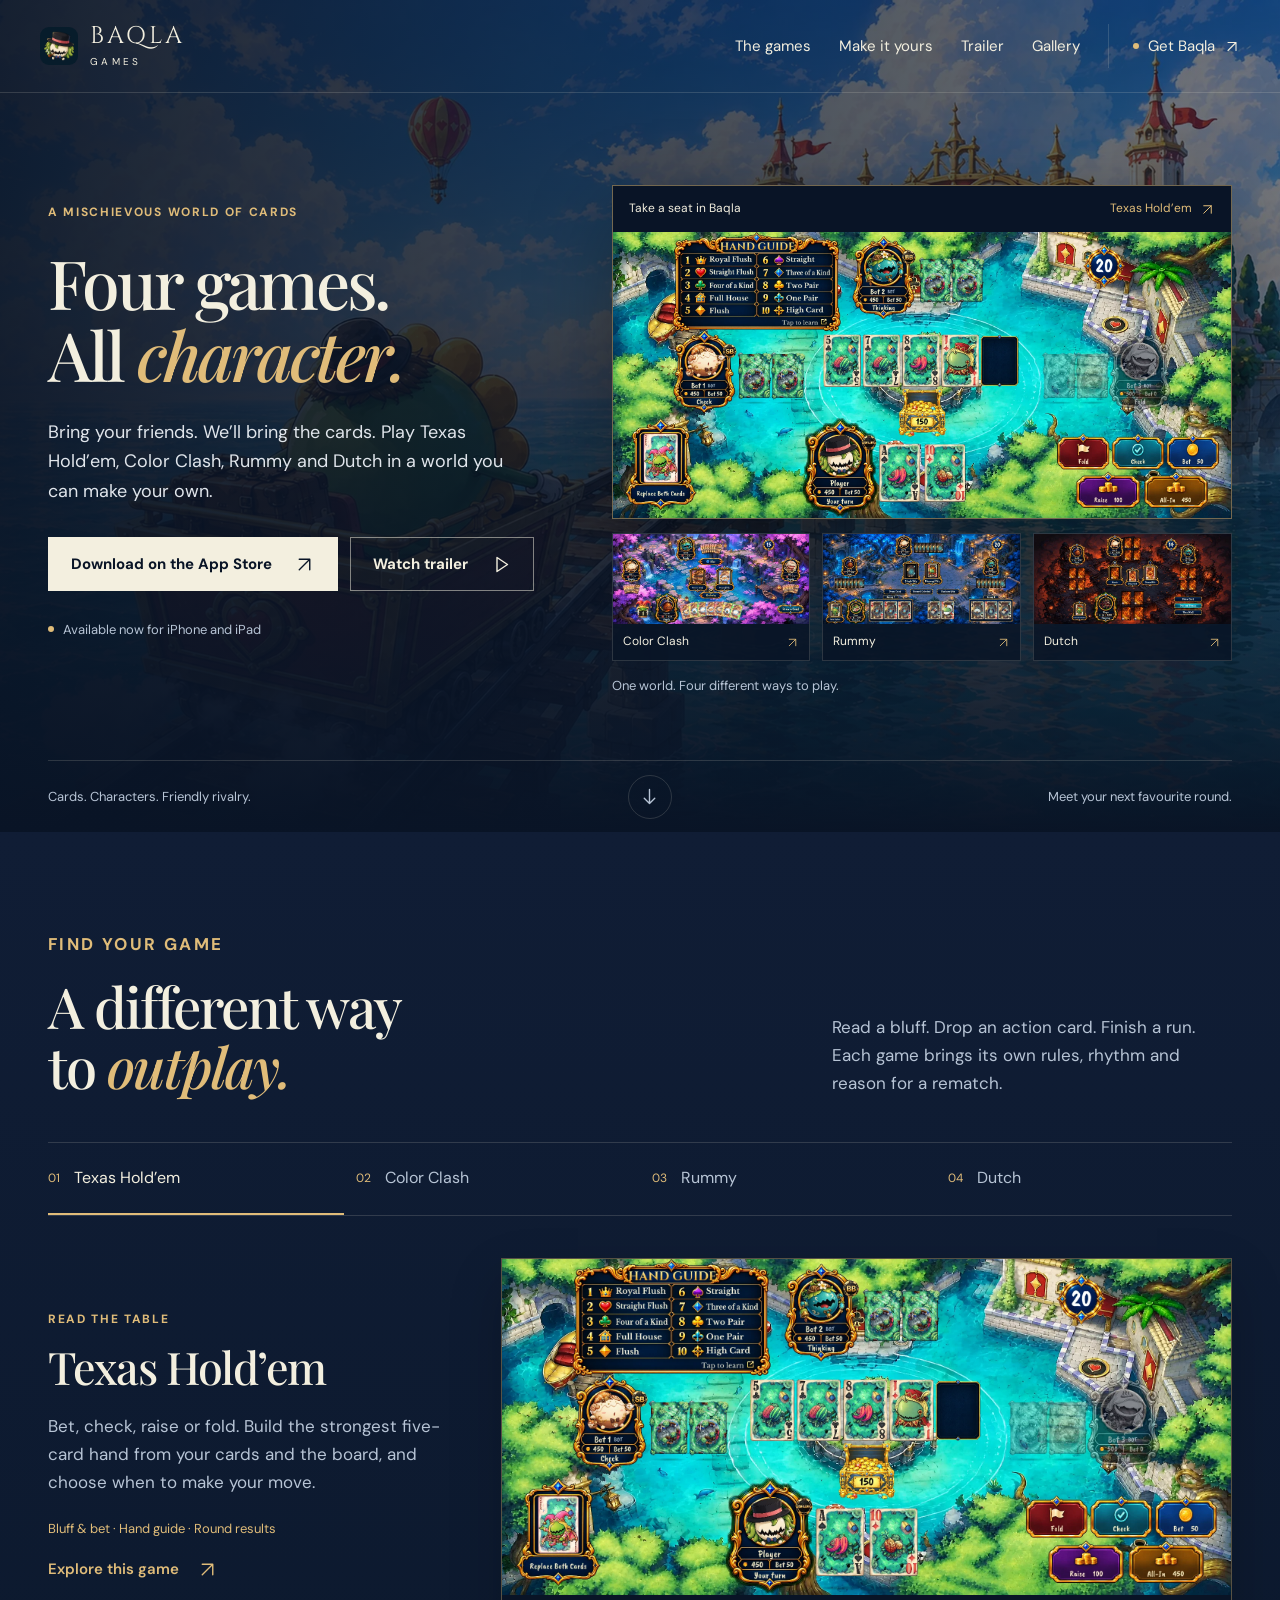
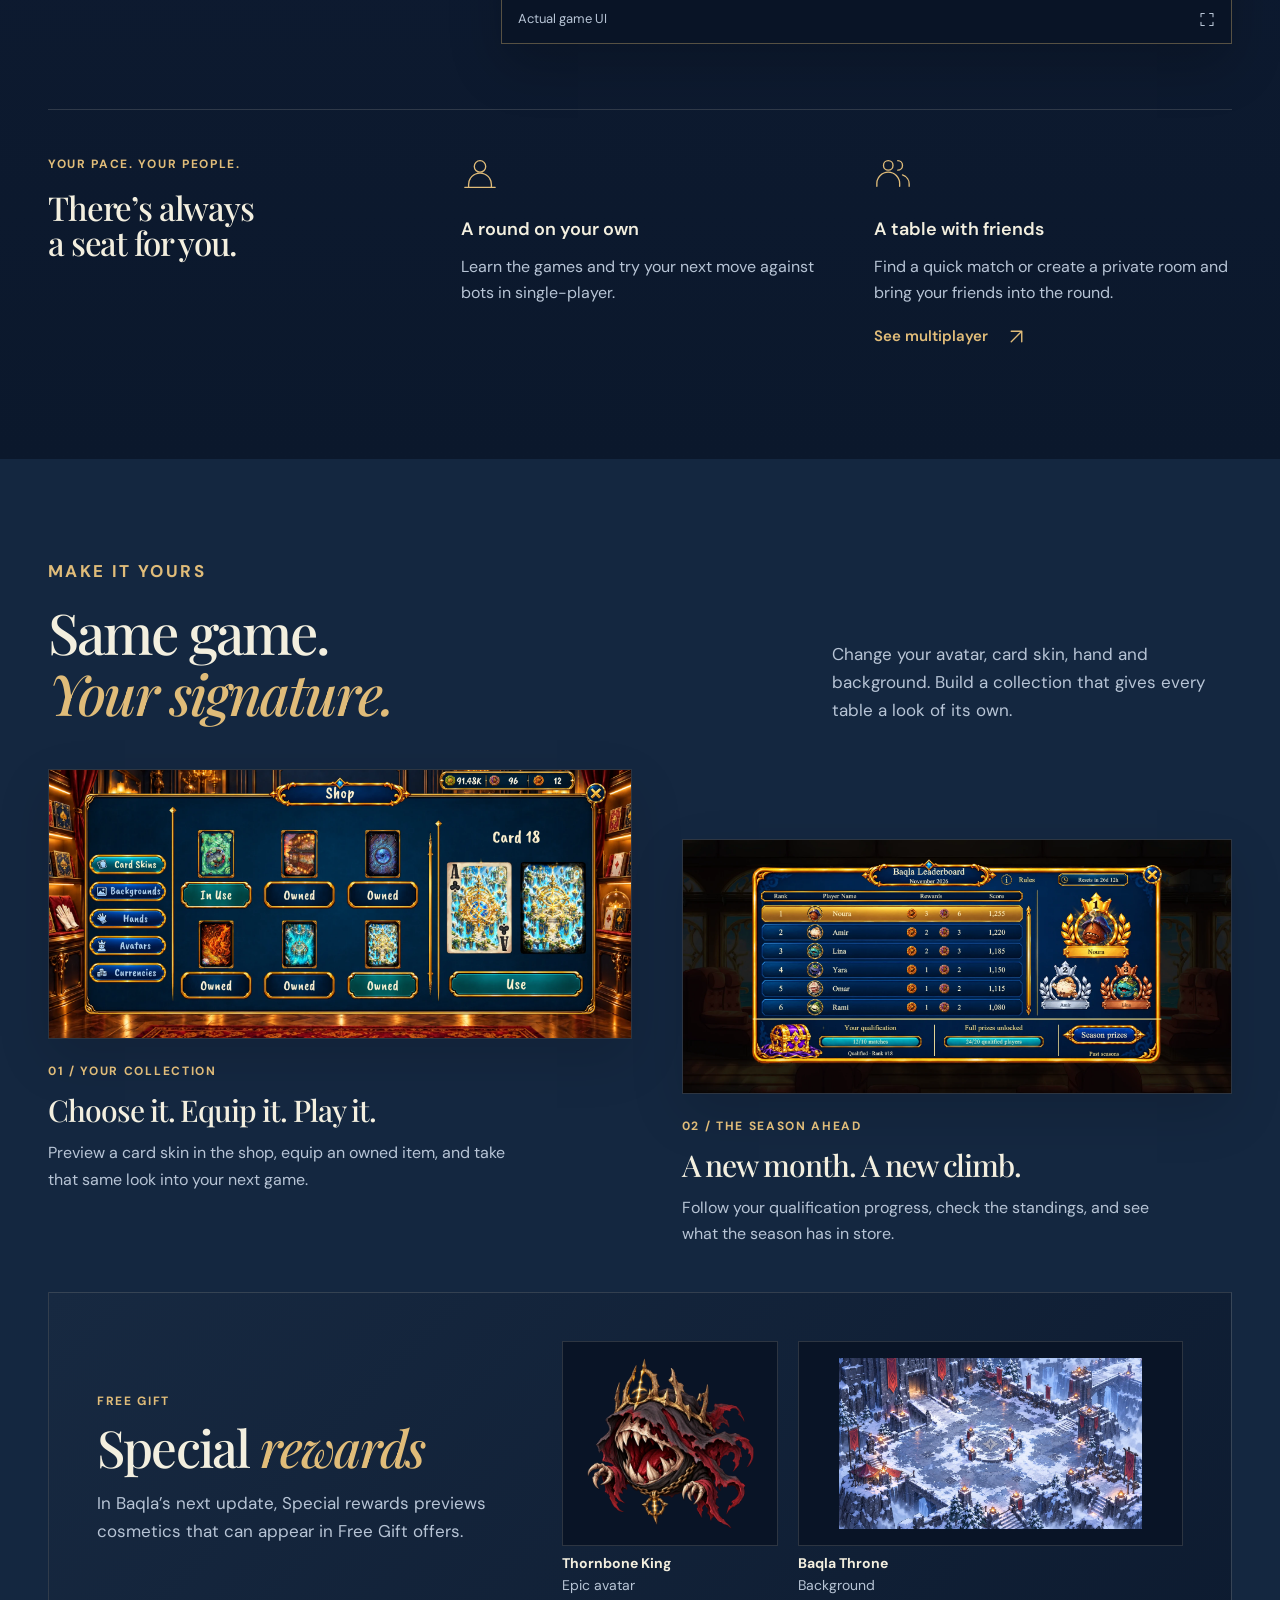
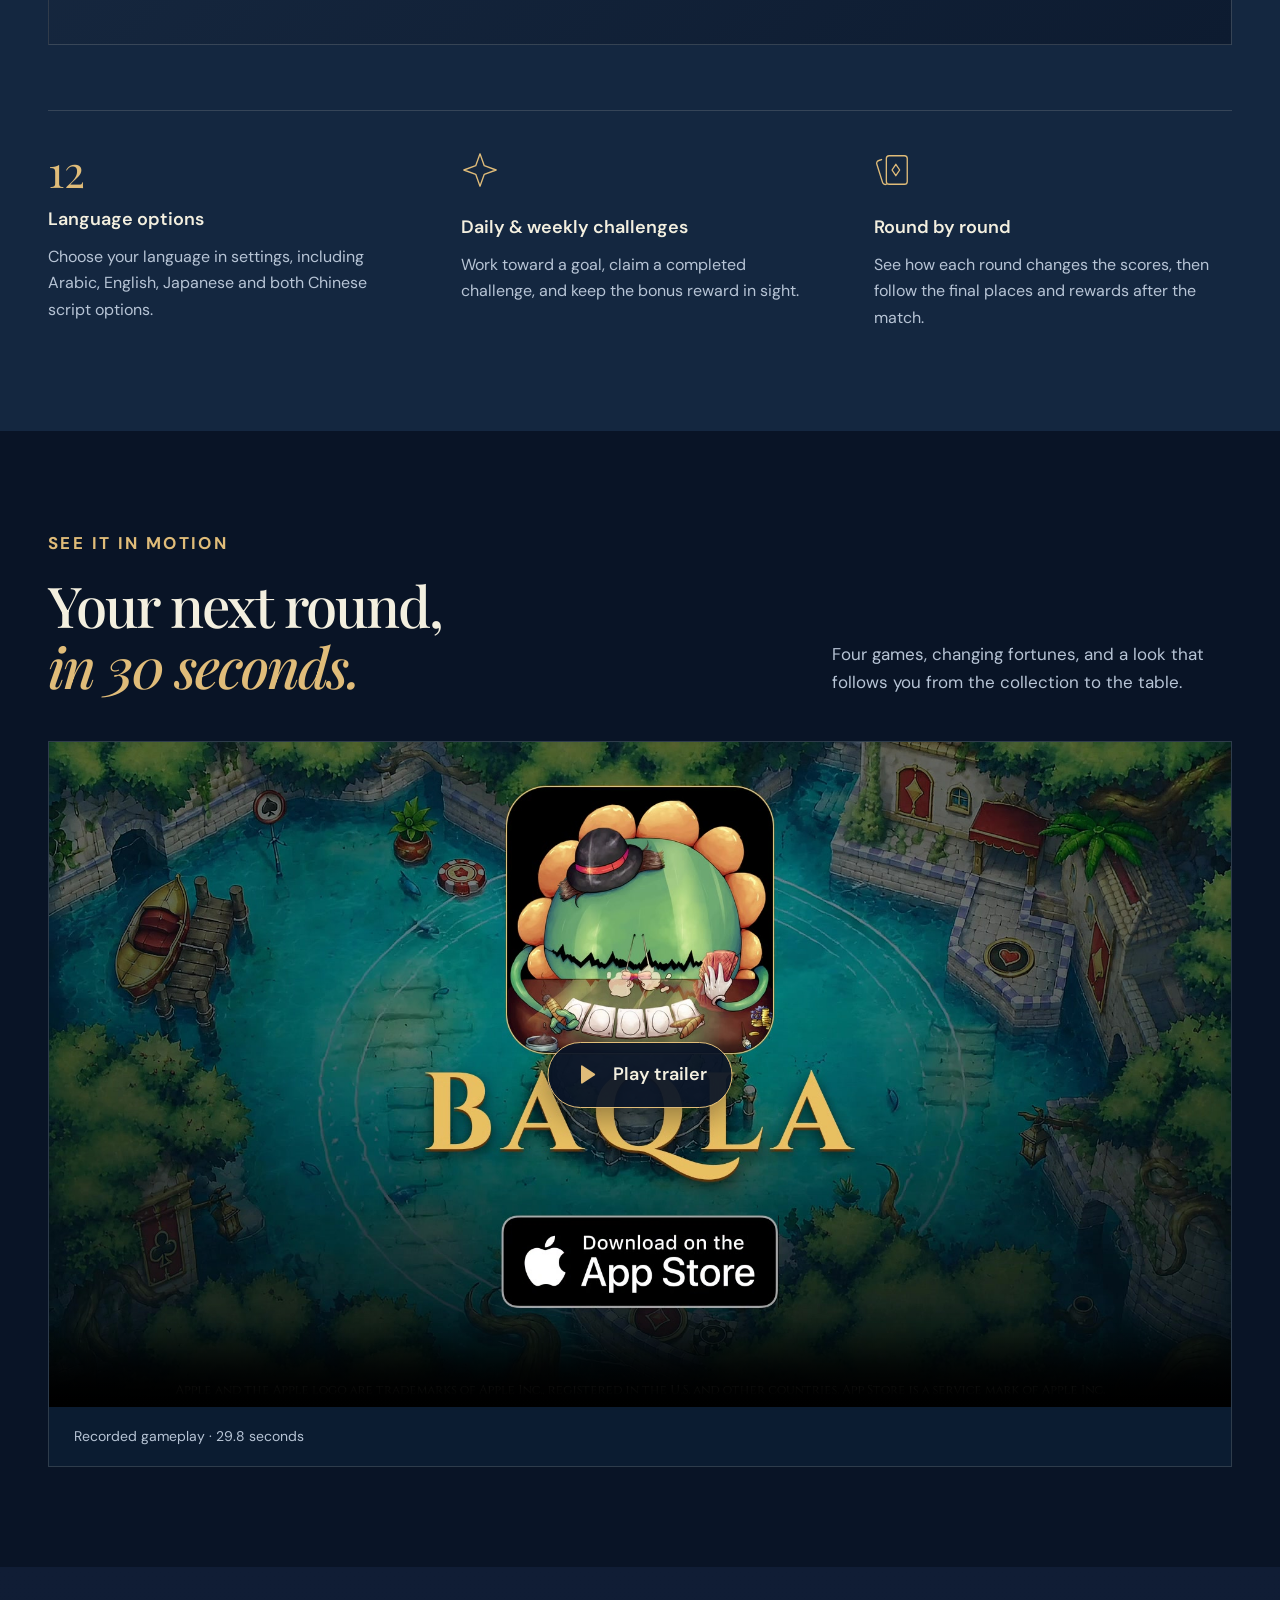
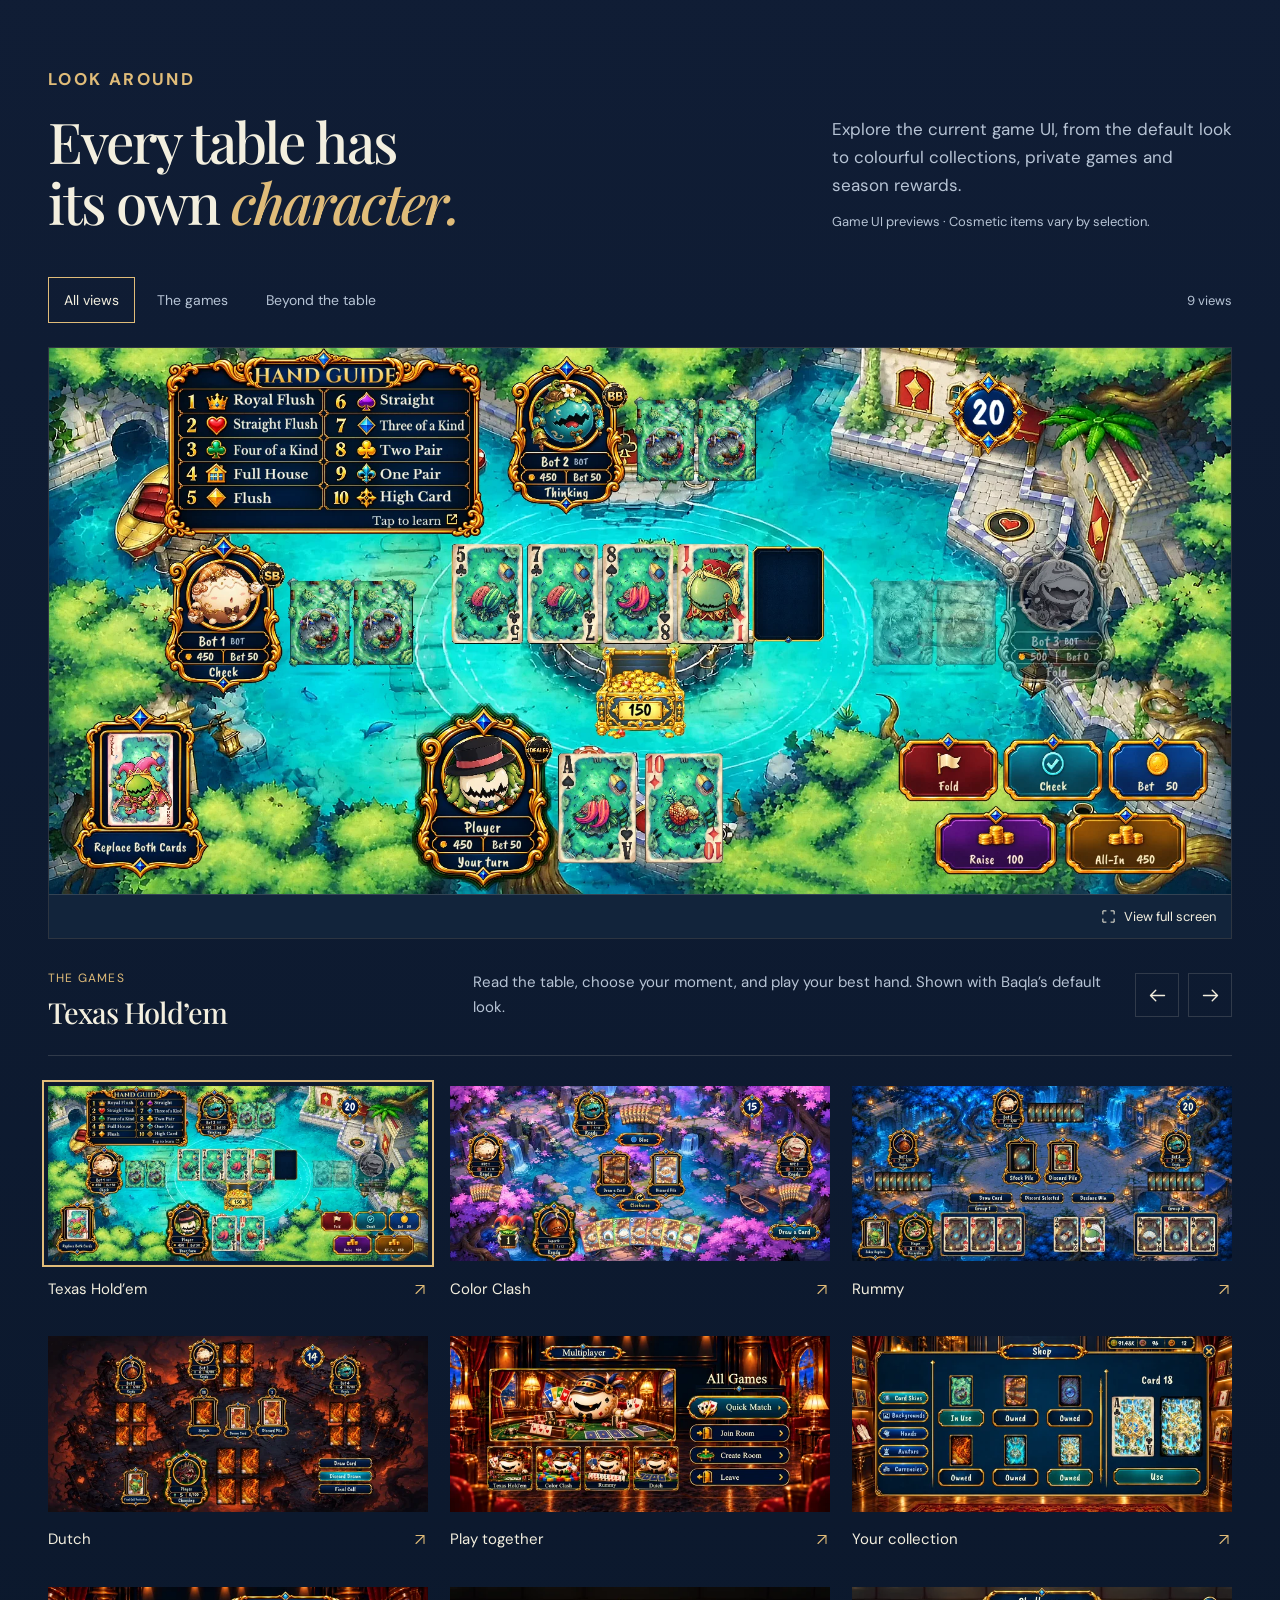
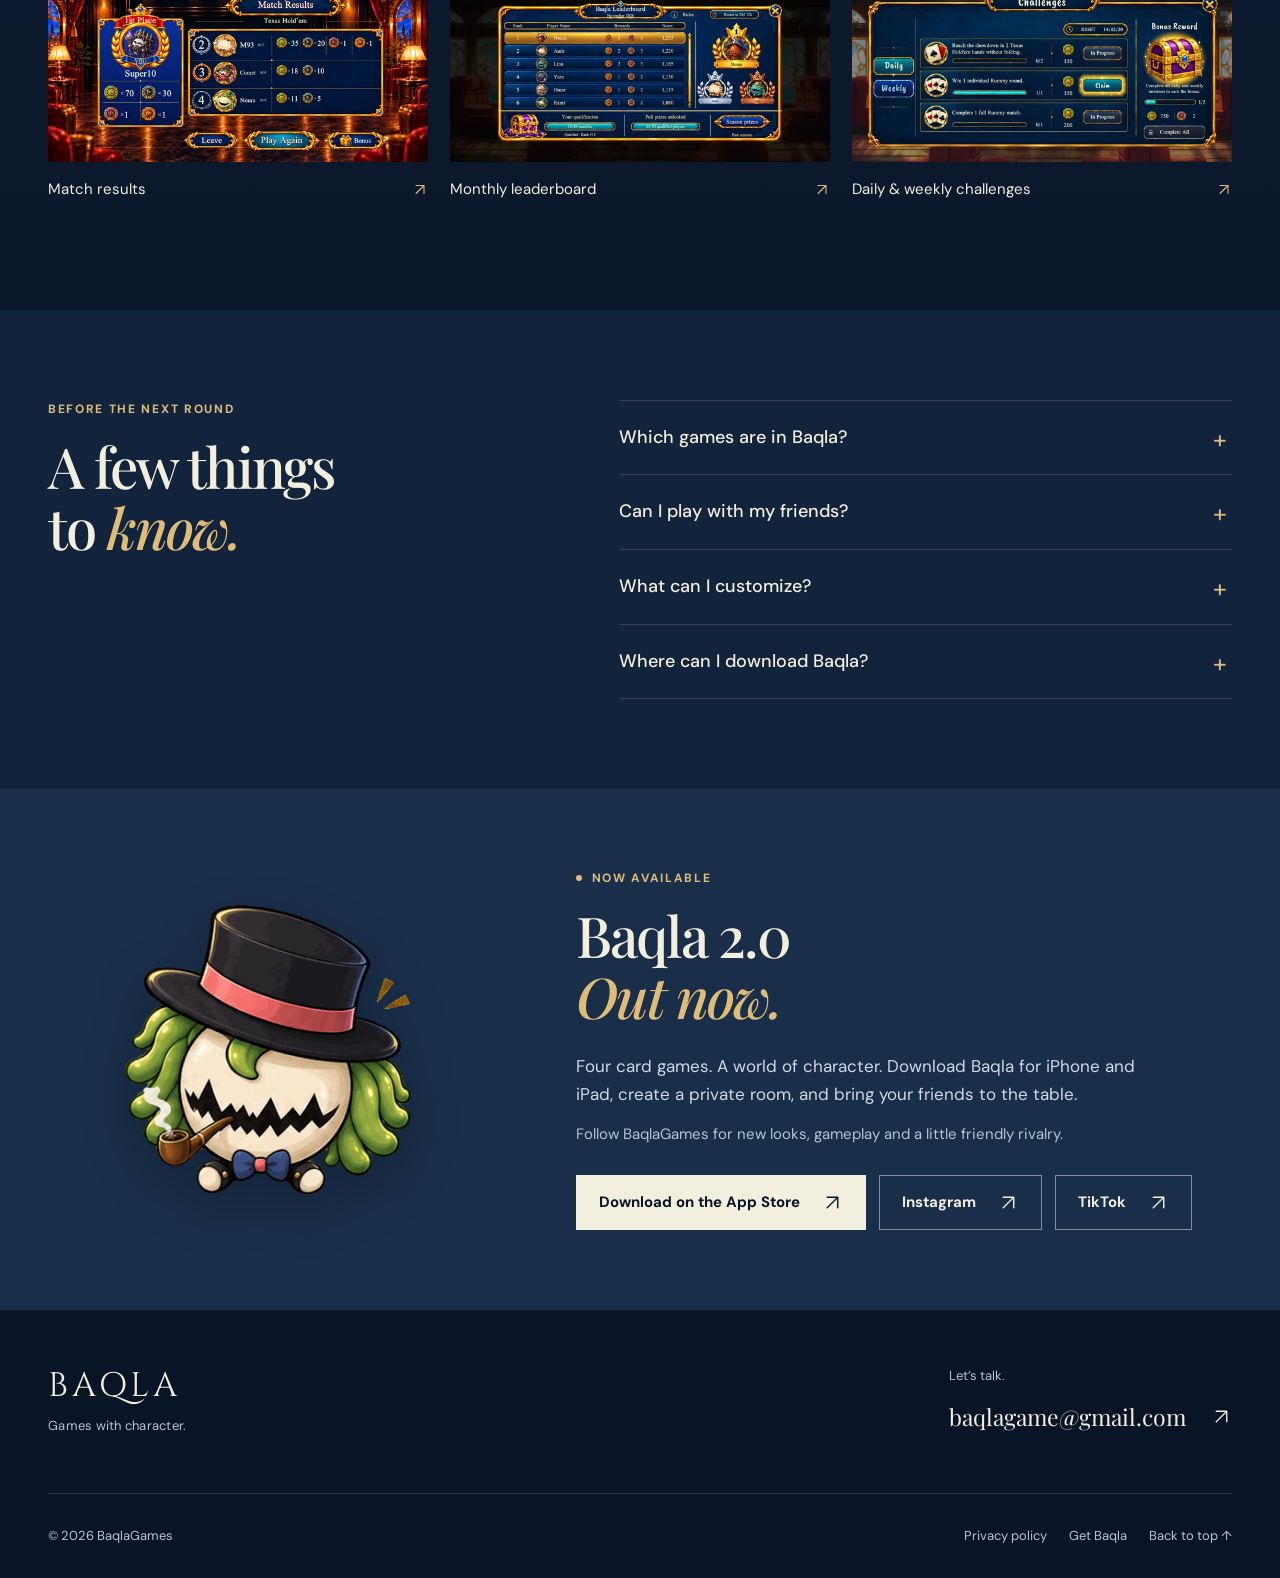
<file: index.html>
<!doctype html>
<html lang="en">
<head>
  <meta charset="utf-8"><meta name="viewport" content="width=device-width, initial-scale=1"><meta name="theme-color" content="#101d35">
  <title>Baqla — Four card games. All character.</title>
  <meta name="description" content="Baqla 2.0 is available now on the App Store for iPhone and iPad. Play four card games, create private rooms for friends, and make every table your own.">
  <meta property="og:title" content="Baqla — Four card games. All character."><meta property="og:description" content="Baqla 2.0 is out now for iPhone and iPad. Play Texas Hold’em, Color Clash, Rummy and Dutch. Download on the App Store.">
  <meta property="og:image" content="https://baqlagames.com/images/current/casino-hero.webp"><meta property="og:type" content="website"><meta property="og:url" content="https://baqlagames.com/"><meta name="twitter:card" content="summary_large_image">
  <link rel="canonical" href="https://baqlagames.com/"><link rel="icon" type="image/png" href="images/current/icon-192.png"><link rel="apple-touch-icon" href="images/current/icon-512.png"><link rel="manifest" href="site.webmanifest">
  <link rel="preload" as="image" href="images/refresh-20261105/texas-holdem-default-1920x886.webp" fetchpriority="high">
  <link rel="preconnect" href="https://fonts.googleapis.com"><link rel="preconnect" href="https://fonts.gstatic.com" crossorigin>
  <link href="https://fonts.googleapis.com/css2?family=Cinzel:wght@600;700&family=DM+Sans:wght@400;500;600;700&family=Playfair+Display:ital,wght@0,500;0,600;0,700;1,500;1,600&display=swap" rel="stylesheet">
  <link rel="stylesheet" href="site.css?v=20261107-launch"><script src="site.js?v=20261106-mascot" defer></script><script type="application/ld+json">{"@context": "https://schema.org", "@type": "VideoGame", "name": "Baqla", "description": "Texas Hold’em, Color Clash, Rummy and Dutch in one character-filled card game world, with multiplayer and collectible cosmetics.", "url": "https://baqlagames.com/", "image": "https://baqlagames.com/images/current/icon-512.png", "gamePlatform": ["iOS", "iPadOS"], "inLanguage": ["en", "ar", "de", "fr", "it", "es", "zh-Hans", "zh-Hant", "ja", "ko", "pt", "tr"], "publisher": {"@type": "Organization", "name": "BaqlaGames", "url": "https://baqlagames.com/"}}</script>
</head>
<body>
<a class="skip-link" href="#main">Skip to content</a>
<header class="site-header" id="top"><div class="header-inner">
  <a class="brand" href="#top" aria-label="BaqlaGames home"><img src="images/current/icon-192.png" alt="" width="40" height="40"><span>BAQLA<span class="brand-small">GAMES</span></span></a>
  <button class="menu-toggle" type="button" aria-expanded="false" aria-controls="main-nav"><span>Menu</span><span class="menu-lines" aria-hidden="true"></span></button>
  <nav id="main-nav" class="main-nav" aria-label="Main navigation"><a href="#games">The games</a><a href="#world">Make it yours</a><a href="#trailer">Trailer</a><a href="#gallery">Gallery</a><a class="nav-status" href="https://apps.apple.com/app/id6448760057" target="_blank" rel="noopener noreferrer"><span class="status-dot" aria-hidden="true"></span>Get Baqla <svg class="icon" aria-hidden="true"><use href="#arrow-up-right"></use></svg></a></nav>
</div></header>
<main id="main">
  <section class="hero" aria-labelledby="hero-title">
    <img class="hero-backdrop" src="images/current/casino-hero.webp" alt="" width="1920" height="1080"><div class="hero-shade" aria-hidden="true"></div>
    <div class="hero-content wrap"><div class="hero-copy">
      <p class="eyebrow">A mischievous world of cards</p><h1 id="hero-title">Four games.<br>All <em>character.</em></h1>
      <p class="hero-description">Bring your friends. We’ll bring the cards. Play Texas Hold’em, Color Clash, Rummy and Dutch in a world you can make your own.</p>
      <div class="hero-actions"><a class="button button-cream" href="https://apps.apple.com/app/id6448760057" target="_blank" rel="noopener noreferrer">Download on the App Store <svg class="icon" aria-hidden="true"><use href="#arrow-up-right"></use></svg></a><a class="button button-outline" href="#trailer">Watch trailer <svg class="icon" aria-hidden="true"><use href="#play"></use></svg></a></div>
      <a class="hero-availability" href="https://apps.apple.com/app/id6448760057" target="_blank" rel="noopener noreferrer"><span class="status-dot" aria-hidden="true"></span>Available now for iPhone and iPad</a>
    </div><div class="hero-showcase"><a class="hero-screen" href="#games" data-mode-select="poker" aria-label="Explore Texas Hold’em"><div class="screen-heading"><span>Take a seat in Baqla</span><span>Texas Hold’em <svg class="icon" aria-hidden="true"><use href="#arrow-up-right"></use></svg></span></div><img class="" src="images/refresh-20261105/texas-holdem-default-1920x886.webp" alt="Texas Hold’em gameplay with Baqla’s default cards and characters" width="1920" height="886" fetchpriority="high" decoding="async"></a><div class="hero-game-links"><a href="#games" data-mode-select="color-clash"><img class="" src="images/refresh-20261105/color-clash-blossom-640w.webp" alt="" width="640" height="295" loading="lazy" decoding="async"><span>Color Clash<svg class="icon" aria-hidden="true"><use href="#arrow-up-right"></use></svg></span></a><a href="#games" data-mode-select="rummy"><img class="" src="images/refresh-20261105/rummy-ghosted-waterfall-640w.webp" alt="" width="640" height="295" loading="lazy" decoding="async"><span>Rummy<svg class="icon" aria-hidden="true"><use href="#arrow-up-right"></use></svg></span></a><a href="#games" data-mode-select="dutch"><img class="" src="images/refresh-20261105/dutch-volcano-infernal-640w.webp" alt="" width="640" height="295" loading="lazy" decoding="async"><span>Dutch<svg class="icon" aria-hidden="true"><use href="#arrow-up-right"></use></svg></span></a></div><p class="hero-screen-note">One world. Four different ways to play.</p></div></div>
    <div class="hero-bottom wrap"><span>Cards. Characters. Friendly rivalry.</span><a href="#games" aria-label="Discover the games"><svg class="icon" aria-hidden="true"><use href="#arrow-down"></use></svg></a><span>Meet your next favourite round.</span></div>
  </section>

  <section class="games-section" id="games" aria-labelledby="games-title"><span id="modes"></span><div class="wrap">
    <div class="section-heading"><div><p class="eyebrow">Find your game</p><h2 id="games-title">A different way<br>to <em>outplay.</em></h2></div><p>Read a bluff. Drop an action card. Finish a run. Each game brings its own rules, rhythm and reason for a rematch.</p></div>
    <div class="mode-tabs" role="tablist" aria-label="Explore the four card games"><button id="tab-poker" class="mode-tab" type="button" role="tab" aria-selected="true" aria-controls="panel-poker" tabindex="0"><span>01</span>Texas Hold’em</button><button id="tab-color-clash" class="mode-tab" type="button" role="tab" aria-selected="false" aria-controls="panel-color-clash" tabindex="-1"><span>02</span>Color Clash</button><button id="tab-rummy" class="mode-tab" type="button" role="tab" aria-selected="false" aria-controls="panel-rummy" tabindex="-1"><span>03</span>Rummy</button><button id="tab-dutch" class="mode-tab" type="button" role="tab" aria-selected="false" aria-controls="panel-dutch" tabindex="-1"><span>04</span>Dutch</button></div><div class="mode-panels"><article id="panel-poker" class="mode-panel" role="tabpanel" aria-labelledby="tab-poker" tabindex="0" >
          <div class="mode-copy"><p class="eyebrow">Read the table</p><h3>Texas Hold’em</h3><p>Bet, check, raise or fold. Build the strongest five-card hand from your cards and the board, and choose when to make your move.</p><p class="mechanics">Bluff & bet · Hand guide · Round results</p><a class="text-link" href="#gallery" data-gallery-select="poker">Explore this game <svg class="icon" aria-hidden="true"><use href="#arrow-up-right"></use></svg></a></div>
          <a class="mode-gameplay" href="#gallery" data-gallery-select="poker" aria-label="View Texas Hold’em gameplay"><img class="" src="images/refresh-20261105/texas-holdem-default-1920x886.webp" alt="Texas Hold’em gameplay in the current Baqla UI" width="1920" height="886" loading="lazy" decoding="async"><span>Actual game UI <svg class="icon" aria-hidden="true"><use href="#expand"></use></svg></span></a>
        </article><article id="panel-color-clash" class="mode-panel" role="tabpanel" aria-labelledby="tab-color-clash" tabindex="0" hidden>
          <div class="mode-copy"><p class="eyebrow">Save a surprise</p><h3>Color Clash</h3><p>Match colours or numbers and race to clear your hand. Reverse the direction, skip a turn, or make someone draw with a well-timed action card.</p><p class="mechanics">Match colours · Action cards · Clear your hand</p><a class="text-link" href="#gallery" data-gallery-select="color-clash">Explore this game <svg class="icon" aria-hidden="true"><use href="#arrow-up-right"></use></svg></a></div>
          <a class="mode-gameplay" href="#gallery" data-gallery-select="color-clash" aria-label="View Color Clash gameplay"><img class="" src="images/refresh-20261105/color-clash-blossom-1920x886.webp" alt="Color Clash gameplay in the current Baqla UI" width="1920" height="886" loading="lazy" decoding="async"><span>Actual game UI <svg class="icon" aria-hidden="true"><use href="#expand"></use></svg></span></a>
        </article><article id="panel-rummy" class="mode-panel" role="tabpanel" aria-labelledby="tab-rummy" tabindex="0" hidden>
          <div class="mode-copy"><p class="eyebrow">Make every card count</p><h3>Rummy</h3><p>Draw and discard as you arrange your cards into sets and runs. Keep an eye on what the table gives away, then declare your winning hand.</p><p class="mechanics">Build sets · Make runs · Declare your hand</p><a class="text-link" href="#gallery" data-gallery-select="rummy">Explore this game <svg class="icon" aria-hidden="true"><use href="#arrow-up-right"></use></svg></a></div>
          <a class="mode-gameplay" href="#gallery" data-gallery-select="rummy" aria-label="View Rummy gameplay"><img class="" src="images/refresh-20261105/rummy-ghosted-waterfall-1920x886.webp" alt="Rummy gameplay in the current Baqla UI" width="1920" height="886" loading="lazy" decoding="async"><span>Actual game UI <svg class="icon" aria-hidden="true"><use href="#expand"></use></svg></span></a>
        </article><article id="panel-dutch" class="mode-panel" role="tabpanel" aria-labelledby="tab-dutch" tabindex="0" hidden>
          <div class="mode-copy"><p class="eyebrow">Remember. Risk. Reveal.</p><h3>Dutch</h3><p>Keep track of hidden cards and aim for the lowest score. Use card powers to peek or swap, then judge when to make the final call.</p><p class="mechanics">Hidden cards · Reveals & swaps · Low score wins</p><a class="text-link" href="#gallery" data-gallery-select="dutch">Explore this game <svg class="icon" aria-hidden="true"><use href="#arrow-up-right"></use></svg></a></div>
          <a class="mode-gameplay" href="#gallery" data-gallery-select="dutch" aria-label="View Dutch gameplay"><img class="" src="images/refresh-20261105/dutch-volcano-infernal-1920x886.webp" alt="Dutch gameplay in the current Baqla UI" width="1920" height="886" loading="lazy" decoding="async"><span>Actual game UI <svg class="icon" aria-hidden="true"><use href="#expand"></use></svg></span></a>
        </article></div>
    <div class="play-your-way"><div class="play-intro"><p class="eyebrow">Your pace. Your people.</p><h3>There’s always<br>a seat for you.</h3></div><div class="play-option"><svg class="line-icon" aria-hidden="true"><use href="#single-player"></use></svg><h4>A round on your own</h4><p>Learn the games and try your next move against bots in single-player.</p></div><div class="play-option"><svg class="line-icon" aria-hidden="true"><use href="#multiplayer"></use></svg><h4>A table with friends</h4><p>Find a quick match or create a private room and bring your friends into the round.</p><a class="text-link" href="#gallery" data-gallery-select="multiplayer">See multiplayer <svg class="icon" aria-hidden="true"><use href="#arrow-up-right"></use></svg></a></div></div>
  </div></section>

  <section class="world-section" id="world" aria-labelledby="world-title"><span id="about"></span><span id="features"></span><div class="wrap">
    <div class="section-heading"><div><p class="eyebrow">Make it yours</p><h2 id="world-title">Same game.<br><em>Your signature.</em></h2></div><p>Change your avatar, card skin, hand and background. Build a collection that gives every table a look of its own.</p></div>
    <div class="world-showcase"><figure class="world-figure"><a class="screen-frame" href="#gallery" data-gallery-select="shop" aria-label="Explore the Baqla collection"><img class="" src="images/refresh-20261105/card-skins-shop-1920x886.webp" alt="The current Baqla shop showing collectible card skins and the selected skin" width="1920" height="886" loading="lazy" decoding="async"></a><figcaption><p class="eyebrow">01 / Your collection</p><h3>Choose it. Equip it. Play it.</h3><p>Preview a card skin in the shop, equip an owned item, and take that same look into your next game.</p></figcaption></figure><figure class="world-figure leaderboard-figure"><a class="screen-frame" href="#gallery" data-gallery-select="leaderboard" aria-label="Explore the monthly leaderboard"><img class="" src="images/refresh-20261105/season-leaderboard-1920x886.webp" alt="Baqla monthly leaderboard showing qualification progress and season standings" width="1920" height="886" loading="lazy" decoding="async"></a><figcaption><p class="eyebrow">02 / The season ahead</p><h3>A new month. A new climb.</h3><p>Follow your qualification progress, check the standings, and see what the season has in store.</p></figcaption></figure></div>
    <article class="special-rewards" id="special-rewards" aria-labelledby="special-rewards-title">
      <div class="special-rewards-copy">
        <p class="eyebrow">Free Gift</p>
        <h3 id="special-rewards-title">Special <em>rewards</em></h3>
        <p>In Baqla’s next update, Special rewards previews cosmetics that can appear in Free Gift offers.</p>
      </div>
      <div class="special-rewards-items">
        <figure>
          <div class="special-rewards-art">
            <img src="images/current/free-gift-thornbone-king.webp" alt="Crowned Thornbone King avatar" width="432" height="442" loading="lazy" decoding="async">
          </div>
          <figcaption><strong>Thornbone King</strong><span>Epic avatar</span></figcaption>
        </figure>
        <figure>
          <div class="special-rewards-art">
            <img src="images/current/free-gift-baqla-throne.webp" alt="Snowy Baqla Throne arena with red banners and torchlight" width="1120" height="630" loading="lazy" decoding="async">
          </div>
          <figcaption><strong>Baqla Throne</strong><span>Background</span></figcaption>
        </figure>
      </div>
    </article>
    <div class="world-details"><div><span class="detail-number">12</span><h3>Language options</h3><p>Choose your language in settings, including Arabic, English, Japanese and both Chinese script options.</p></div><div><svg class="line-icon" aria-hidden="true"><use href="#spark"></use></svg><h3>Daily & weekly challenges</h3><p>Work toward a goal, claim a completed challenge, and keep the bonus reward in sight.</p></div><div><svg class="line-icon" aria-hidden="true"><use href="#cards"></use></svg><h3>Round by round</h3><p>See how each round changes the scores, then follow the final places and rewards after the match.</p></div></div>
  </div></section>

  <section class="trailer-section" id="trailer" aria-labelledby="trailer-title"><div class="wrap"><div class="section-heading"><div><p class="eyebrow">See it in motion</p><h2 id="trailer-title">Your next round,<br><em>in 30 seconds.</em></h2></div><p>Four games, changing fortunes, and a look that follows you from the collection to the table.</p></div>
    <figure class="trailer-feature"><div class="trailer-player"><video controls controlslist="nodownload" playsinline preload="none" poster="videos/baqla-action-match-v4-20261030-poster.jpg" width="1920" height="1080" aria-label="Baqla V4 gameplay trailer"><source src="videos/baqla-action-match-v4-20261030-iphone.mp4" type="video/mp4">Your browser does not support embedded video.</video><button class="trailer-play" type="button" aria-label="Play Baqla V4 gameplay trailer" hidden><svg class="icon" aria-hidden="true"><use href="#play"></use></svg><span>Play trailer</span></button></div><figcaption><span>Recorded gameplay · 29.8 seconds</span></figcaption></figure>
  </div></section>

  <section class="gallery-section" id="gallery" aria-labelledby="gallery-title"><span id="screenshots"></span><div class="wrap">
    <div class="section-heading"><div><p class="eyebrow">Look around</p><h2 id="gallery-title">Every table has<br>its own <em>character.</em></h2></div><div><p>Explore the current game UI, from the default look to colourful collections, private games and season rewards.</p><span class="preview-note">Game UI previews · Cosmetic items vary by selection.</span></div></div>
    <div class="gallery-toolbar"><div class="gallery-filters" role="group" aria-label="Filter screenshots"><button type="button" data-filter="all" aria-pressed="true">All views</button><button type="button" data-filter="games" aria-pressed="false">The games</button><button type="button" data-filter="world" aria-pressed="false">Beyond the table</button></div><span id="gallery-count" class="gallery-count">9 views</span></div>
    <figure class="featured-view"><button class="featured-image" type="button" aria-label="Open Texas Hold’em screenshot full screen"><img class="featured-screenshot" src="images/refresh-20261105/texas-holdem-default-1920x886.webp" alt="Texas Hold’em gameplay in Baqla" width="1920" height="886" loading="lazy" decoding="async"><span class="expand-label"><svg class="icon" aria-hidden="true"><use href="#expand"></use></svg>View full screen</span></button><figcaption><div><span id="featured-category">The games</span><h3 id="featured-title">Texas Hold’em</h3></div><p id="featured-caption">Read the table, choose your moment, and play your best hand. Shown with Baqla’s default look.</p><div class="gallery-arrows"><button type="button" id="gallery-previous" aria-label="Previous screenshot"><svg class="icon" aria-hidden="true"><use href="#arrow-left"></use></svg></button><button type="button" id="gallery-next" aria-label="Next screenshot"><svg class="icon" aria-hidden="true"><use href="#arrow-right"></use></svg></button></div></figcaption></figure>
    <div class="gallery-thumbnails" aria-label="Choose a screenshot"><button class="gallery-thumb" type="button" data-id="poker" data-category="games" data-title="Texas Hold’em" data-caption="Read the table, choose your moment, and play your best hand. Shown with Baqla’s default look." data-full-src="images/refresh-20261105/texas-holdem-default-1920x886.webp" aria-pressed="true"><img class="" src="images/refresh-20261105/texas-holdem-default-640w.webp" alt="" width="640" height="295" loading="lazy" decoding="async"><span>Texas Hold’em<svg class="icon" aria-hidden="true"><use href="#arrow-up-right"></use></svg></span></button><button class="gallery-thumb" type="button" data-id="color-clash" data-category="games" data-title="Color Clash" data-caption="Match colours and numbers, then change the round with action cards. Shown with a different card skin, avatar and background." data-full-src="images/refresh-20261105/color-clash-blossom-1920x886.webp" aria-pressed="false"><img class="" src="images/refresh-20261105/color-clash-blossom-640w.webp" alt="" width="640" height="295" loading="lazy" decoding="async"><span>Color Clash<svg class="icon" aria-hidden="true"><use href="#arrow-up-right"></use></svg></span></button><button class="gallery-thumb" type="button" data-id="rummy" data-category="games" data-title="Rummy" data-caption="Build sets and runs while keeping an eye on the discard pile. A different collection brings a new look to the table." data-full-src="images/refresh-20261105/rummy-ghosted-waterfall-1920x886.webp" aria-pressed="false"><img class="" src="images/refresh-20261105/rummy-ghosted-waterfall-640w.webp" alt="" width="640" height="295" loading="lazy" decoding="async"><span>Rummy<svg class="icon" aria-hidden="true"><use href="#arrow-up-right"></use></svg></span></button><button class="gallery-thumb" type="button" data-id="dutch" data-category="games" data-title="Dutch" data-caption="Remember hidden cards, use reveals and swaps, and aim for the lowest score. Fiery cards meet an equally dramatic background." data-full-src="images/refresh-20261105/dutch-volcano-infernal-1920x886.webp" aria-pressed="false"><img class="" src="images/refresh-20261105/dutch-volcano-infernal-640w.webp" alt="" width="640" height="295" loading="lazy" decoding="async"><span>Dutch<svg class="icon" aria-hidden="true"><use href="#arrow-up-right"></use></svg></span></button><button class="gallery-thumb" type="button" data-id="multiplayer" data-category="world" data-title="Play together" data-caption="Choose a game, find a quick match, or create a private room for friends." data-full-src="images/refresh-20261105/multiplayer-games-menu-1920x886.webp" aria-pressed="false"><img class="" src="images/refresh-20261105/multiplayer-games-menu-640w.webp" alt="" width="640" height="295" loading="lazy" decoding="async"><span>Play together<svg class="icon" aria-hidden="true"><use href="#arrow-up-right"></use></svg></span></button><button class="gallery-thumb" type="button" data-id="shop" data-category="world" data-title="Your collection" data-caption="Explore card skins, avatars, hands and backgrounds, then equip the look you want to play with." data-full-src="images/refresh-20261105/card-skins-shop-1920x886.webp" aria-pressed="false"><img class="" src="images/refresh-20261105/card-skins-shop-640w.webp" alt="" width="640" height="295" loading="lazy" decoding="async"><span>Your collection<svg class="icon" aria-hidden="true"><use href="#arrow-up-right"></use></svg></span></button><button class="gallery-thumb" type="button" data-id="results" data-category="world" data-title="Match results" data-caption="See the final places and rewards after the match." data-full-src="images/refresh-20261105/match-results-1920x886.webp" aria-pressed="false"><img class="" src="images/refresh-20261105/match-results-640w.webp" alt="" width="640" height="295" loading="lazy" decoding="async"><span>Match results<svg class="icon" aria-hidden="true"><use href="#arrow-up-right"></use></svg></span></button><button class="gallery-thumb" type="button" data-id="leaderboard" data-category="world" data-title="Monthly leaderboard" data-caption="Follow your qualification progress and the season’s standings." data-full-src="images/refresh-20261105/season-leaderboard-1920x886.webp" aria-pressed="false"><img class="" src="images/refresh-20261105/season-leaderboard-640w.webp" alt="" width="640" height="295" loading="lazy" decoding="async"><span>Monthly leaderboard<svg class="icon" aria-hidden="true"><use href="#arrow-up-right"></use></svg></span></button><button class="gallery-thumb" type="button" data-id="missions" data-category="world" data-title="Daily &amp; weekly challenges" data-caption="Track your goals, claim completed challenges, and work toward the bonus reward." data-full-src="images/refresh-20261105/daily-challenges-1920x886.webp" aria-pressed="false"><img class="" src="images/refresh-20261105/daily-challenges-640w.webp" alt="" width="640" height="295" loading="lazy" decoding="async"><span>Daily & weekly challenges<svg class="icon" aria-hidden="true"><use href="#arrow-up-right"></use></svg></span></button></div><p class="sr-only" id="gallery-announcement" aria-live="polite" aria-atomic="true"></p>
  </div></section>

  <section class="questions-section" aria-labelledby="questions-title"><div class="wrap questions-layout"><div><p class="eyebrow">Before the next round</p><h2 id="questions-title">A few things<br>to <em>know.</em></h2></div><div class="questions">
    <details><summary>Which games are in Baqla?</summary><p>Texas Hold’em, Color Clash, Rummy and Dutch. Switch between four different card games in the same world.</p></details>
    <details><summary>Can I play with my friends?</summary><p>Yes. Multiplayer includes quick matches, private rooms and joining a room by its code. You can also play against bots in single-player.</p></details>
    <details><summary>What can I customize?</summary><p>Your avatar, card skin, hand and background. The gallery shows the default look alongside different cosmetics you can collect and equip.</p></details>
    <details><summary>Where can I download Baqla?</summary><p>Baqla 2.0 is available now for iPhone and iPad. <a href="https://apps.apple.com/app/id6448760057" target="_blank" rel="noopener noreferrer">Download Baqla on the App Store</a> and take a seat at your next game night.</p></details>
  </div></div></section>

  <section class="updates-section" id="updates" aria-labelledby="updates-title"><span id="availability"></span><div class="wrap updates-layout"><img class="updates-character" src="images/current/mascot.webp" data-mascot-gif="images/current/mascot-card-flourish.gif" alt="Baqla’s top-hat character" width="1000" height="952" loading="lazy"><div class="updates-copy"><p class="eyebrow"><span class="status-dot" aria-hidden="true"></span>Now available</p><h2 id="updates-title">Baqla 2.0<br><em>Out now.</em></h2><p>Four card games. A world of character. Download Baqla for iPhone and iPad, create a private room, and bring your friends to the table.</p><p class="updates-secondary">Follow BaqlaGames for new looks, gameplay and a little friendly rivalry.</p><div class="social-buttons"><a class="button button-cream" href="https://apps.apple.com/app/id6448760057" target="_blank" rel="noopener noreferrer">Download on the App Store <svg class="icon" aria-hidden="true"><use href="#arrow-up-right"></use></svg></a><a class="button button-outline" href="https://www.instagram.com/baqlagames/?hl=en" target="_blank" rel="noopener noreferrer">Instagram <svg class="icon" aria-hidden="true"><use href="#arrow-up-right"></use></svg></a><a class="button button-outline" href="https://www.tiktok.com/@baqlagames" target="_blank" rel="noopener noreferrer">TikTok <svg class="icon" aria-hidden="true"><use href="#arrow-up-right"></use></svg></a></div></div></div></section>
</main>
<footer class="site-footer" id="contact"><div class="wrap footer-top"><a class="footer-brand" href="#top">BAQLA<span>Games with character.</span></a><div><p>Let’s talk.</p><a class="contact-link" href="mailto:baqlagame@gmail.com">baqlagame@gmail.com <svg class="icon" aria-hidden="true"><use href="#arrow-up-right"></use></svg></a></div></div><div class="wrap footer-bottom"><span>© <span id="year">2026</span> BaqlaGames</span><div><a href="privacy/">Privacy policy</a><a href="#updates">Get Baqla</a><a href="#top">Back to top ↑</a></div></div></footer>
<dialog class="lightbox" aria-labelledby="lightbox-title"><div class="lightbox-inner"><div class="lightbox-top"><span>BAQLA / Inside the game</span><button class="lightbox-close" type="button" aria-label="Close full-screen screenshot"><svg class="icon" aria-hidden="true"><use href="#close"></use></svg></button></div><img class="lightbox-image" src="images/refresh-20261105/texas-holdem-default-1920x886.webp" alt="Texas Hold’em gameplay in Baqla" width="1920" height="886" loading="lazy" decoding="async"><div class="lightbox-bottom"><div><h2 id="lightbox-title">Texas Hold’em</h2><p id="lightbox-caption">Read the table, choose your moment, and play your best hand. Shown with Baqla’s default look.</p></div><div class="lightbox-navigation"><button type="button" class="lightbox-previous" aria-label="Previous full-screen screenshot"><svg class="icon" aria-hidden="true"><use href="#arrow-left"></use></svg></button><span id="lightbox-count">1 / 9</span><button type="button" class="lightbox-next" aria-label="Next full-screen screenshot"><svg class="icon" aria-hidden="true"><use href="#arrow-right"></use></svg></button></div></div></div></dialog>
  <svg class="svg-library" xmlns="http://www.w3.org/2000/svg" aria-hidden="true"><defs>
    <symbol id="play" viewBox="0 0 24 24"><path d="m8 4 12 8-12 8V4Z"/></symbol><symbol id="arrow-up-right" viewBox="0 0 24 24"><path d="M6 18 18 6M6 6h12v12"/></symbol><symbol id="arrow-down" viewBox="0 0 24 24"><path d="M12 4v16m-6-6 6 6 6-6"/></symbol><symbol id="arrow-left" viewBox="0 0 24 24"><path d="M20 12H4m6-6-6 6 6 6"/></symbol><symbol id="arrow-right" viewBox="0 0 24 24"><path d="M4 12h16m-6-6 6 6-6 6"/></symbol><symbol id="expand" viewBox="0 0 24 24"><path d="M8 3H3v5m13-5h5v5M3 16v5h5m13-5v5h-5"/></symbol><symbol id="close" viewBox="0 0 24 24"><path d="m6 6 12 12M18 6 6 18"/></symbol>
    <symbol id="single-player" viewBox="0 0 40 40"><circle cx="20" cy="12" r="6"/><path d="M8 34v-3a12 12 0 0 1 24 0v3M4 34h32"/></symbol><symbol id="multiplayer" viewBox="0 0 40 40"><circle cx="15" cy="11" r="5"/><path d="M3 33v-3a12 12 0 0 1 24 0v3M25 6a5 5 0 0 1 0 10m5 5a10 10 0 0 1 7 10v2"/></symbol><symbol id="spark" viewBox="0 0 40 40"><path d="m20 3 4.5 12.5L37 20l-12.5 4.5L20 37l-4.5-12.5L3 20l12.5-4.5L20 3Z"/></symbol><symbol id="cards" viewBox="0 0 40 40"><rect x="13" y="5" width="22" height="30" rx="3"/><path d="m8 9-3 1a3 3 0 0 0-2 4l6 19a3 3 0 0 0 4 2m10-21 4 6-4 6-4-6 4-6Z"/></symbol>
  </defs></svg>

</body></html>
</file>
<file: site.css>
/* Baqla: the current game, presented in its navy and gold palette. */
:root{--navy:#101d35;--deep:#091426;--panel:#162b46;--cream:#f3efdf;--gold:#e0bc79;--muted:#b7c4d5;--line:#f3efdf26;--serif:'Playfair Display',Georgia,serif;--body:'DM Sans',Arial,sans-serif;--page:1360px}
*,*::before,*::after{box-sizing:border-box}html{scroll-behavior:smooth;scroll-padding-top:28px}body{margin:0;background:var(--navy);color:var(--cream);font:17px/1.65 var(--body)}body.modal-open{overflow:hidden}button,a{-webkit-tap-highlight-color:transparent}button{font:inherit;color:inherit;cursor:pointer}a{color:inherit;text-decoration:none}img{display:block;max-width:100%;height:auto}h1,h2,h3,h4,p,figure{margin:0}h1,h2,h3{font-family:var(--serif);font-weight:500;line-height:1.08;letter-spacing:-.035em}h2{font-size:clamp(40px,4.4vw,66px)}em{color:var(--gold);font-weight:500}a:focus-visible,button:focus-visible,summary:focus-visible,[tabindex]:focus-visible{outline:3px solid #85d5ef;outline-offset:5px}[hidden]{display:none!important}.wrap{width:min(var(--page),calc(100% - 96px));margin-inline:auto}.icon{width:21px;height:21px;fill:none;stroke:currentColor;stroke-width:1.6;stroke-linecap:round;stroke-linejoin:round;flex:none}.line-icon{width:38px;height:38px;fill:none;stroke:var(--gold);stroke-width:1.4;stroke-linecap:round;stroke-linejoin:round}.svg-library{position:absolute;width:0;height:0;overflow:hidden}.eyebrow{font-size:12px;line-height:1.5;font-weight:700;letter-spacing:.14em;text-transform:uppercase;color:var(--gold)}.status-dot{display:inline-block;width:6px;height:6px;border-radius:50%;background:var(--gold);flex:none}.button{display:inline-flex;justify-content:space-between;align-items:center;gap:22px;min-height:54px;padding:14px 22px;font-size:15px;font-weight:700;border:1px solid transparent;transition:background .2s,color .2s}.button-cream{background:var(--cream);color:var(--deep)}.button-cream:hover{background:white}.button-outline{border-color:#f3efdf80}.button-outline:hover{background:#f3efdf12}.text-link{display:inline-flex;align-items:center;gap:18px;min-height:44px;font-size:15px;font-weight:600;color:var(--gold)}.text-link:hover{text-decoration:underline;text-underline-offset:5px}.skip-link{position:fixed;left:20px;top:0;z-index:99;transform:translateY(-150%);background:var(--cream);color:var(--deep);padding:12px 18px}.skip-link:focus{transform:translateY(10px)}.sr-only{position:absolute;width:1px;height:1px;padding:0;margin:-1px;overflow:hidden;clip:rect(0,0,0,0);white-space:nowrap;border:0}
.site-header{position:absolute;inset:0 0 auto;z-index:30;border-bottom:1px solid var(--line)}.header-inner{width:min(1500px,calc(100% - 80px));height:92px;margin:auto;display:flex;align-items:center;justify-content:space-between;gap:24px}.brand{display:flex;align-items:center;gap:12px}.brand img{width:38px;height:38px;border-radius:9px}.brand>span{font-family:'Cinzel',Georgia,serif;font-size:24px;letter-spacing:.13em;line-height:1}.brand-small{display:block;margin-top:7px;font:10px var(--body);letter-spacing:.33em}.main-nav{display:flex;align-items:center;gap:28px;font-size:15px}.main-nav>a{display:flex;gap:9px;align-items:center;min-height:44px}.main-nav>a:hover{color:var(--gold)}.nav-status{border-left:1px solid var(--line);padding-left:24px}.nav-status .icon{width:16px}.menu-toggle{display:none;align-items:center;gap:14px;min-height:44px;border:0;background:none;padding:8px 0}.menu-lines{width:22px;height:12px;border-block:1px solid}
.hero{position:relative;isolation:isolate;overflow:hidden;background:var(--deep)}.hero-backdrop{position:absolute;inset:0;width:100%;height:100%;object-fit:cover;object-position:center;z-index:-3}.hero-shade{position:absolute;inset:0;z-index:-2;background:linear-gradient(90deg,#091426f2,#091426bf 54%,#09142691),linear-gradient(0deg,#091426,transparent 65%)}.hero-content{display:grid;grid-template-columns:.9fr 1.1fr;align-items:center;gap:56px;min-height:760px;padding-top:160px;padding-bottom:66px}.hero-copy{min-width:0}.hero .eyebrow{margin-bottom:25px}.hero h1{font-size:clamp(53px,5.3vw,83px);line-height:1.07;letter-spacing:-.045em}.hero-description{margin-top:27px;max-width:470px;color:#e0e5eb;font-size:18px}.hero-actions{display:flex;flex-wrap:wrap;gap:12px;margin-top:30px}.hero-availability{display:flex;gap:9px;align-items:center;min-height:44px;margin-top:16px;font-size:13px;color:var(--muted)}.hero-showcase{min-width:0;transform:translateY(14px)}.hero-screen{display:block;border:1px solid #e0bc7980;background:var(--deep);box-shadow:0 25px 80px #0005}.screen-heading{display:flex;align-items:center;justify-content:space-between;gap:12px;padding:13px 16px;font-size:12px}.screen-heading>span:last-child{display:flex;align-items:center;gap:8px;color:var(--gold)}.screen-heading .icon{width:15px;height:15px}.hero-screen>img{width:100%;height:auto;aspect-ratio:1920/886;object-fit:contain}.hero-game-links{display:grid;grid-template-columns:repeat(3,minmax(0,1fr));gap:12px;margin-top:14px}.hero-game-links a{min-width:0;border:1px solid var(--line);background:#091426d9;transition:border-color .2s}.hero-game-links a:hover{border-color:var(--gold)}.hero-game-links img{width:100%;aspect-ratio:640/295;object-fit:contain}.hero-game-links span{display:flex;justify-content:space-between;align-items:center;gap:4px;padding:8px 10px;font-size:12px}.hero-game-links .icon{width:13px;height:13px;color:var(--gold)}.hero-screen-note{margin-top:14px;font-size:13px;color:var(--muted)}.hero-bottom{display:flex;align-items:center;justify-content:space-between;gap:16px;min-height:72px;border-top:1px solid var(--line);font-size:13px;color:var(--muted)}.hero-bottom>a{display:grid;place-items:center;border:1px solid var(--line);border-radius:50%;width:44px;height:44px}
.games-section,.gallery-section{background:linear-gradient(180deg,#101d35,#0b182c);padding:100px 0}.section-heading{display:flex;justify-content:space-between;align-items:flex-end;gap:60px;margin-bottom:45px}.section-heading .eyebrow{margin-bottom:18px}.section-heading>p,.section-heading>div:last-child:not(:first-child){max-width:400px;color:var(--muted)}.section-heading p{font-size:17px}.mode-tabs{display:grid;grid-template-columns:repeat(4,minmax(0,1fr));border-block:1px solid var(--line);margin-bottom:42px}.mode-tab{display:flex;align-items:center;gap:14px;border:0;border-bottom:2px solid transparent;background:none;text-align:left;min-height:72px;padding:18px 12px;font-size:16px;line-height:1.4;color:var(--muted)}.mode-tab:first-child{padding-left:0}.mode-tab span{font-size:12px;color:var(--gold)}.mode-tab:hover,.mode-tab[aria-selected=true]{color:var(--cream);border-bottom-color:var(--gold)}.mode-panel{display:grid;grid-template-columns:.7fr 1.3fr;gap:60px;align-items:center;min-height:375px}.mode-copy h3{font-size:clamp(36px,3.5vw,52px);margin:15px 0 20px}.mode-copy>p:not(.eyebrow){font-size:17px;color:var(--muted)}.mode-copy .mechanics{font-size:13px!important;color:var(--gold)!important;margin:22px 0 8px;line-height:1.7}.mode-gameplay{display:block;min-width:0;border:1px solid #e0bc795c;background:var(--deep);box-shadow:0 22px 50px #0003}.mode-gameplay img{width:100%;aspect-ratio:1920/886;object-fit:contain}.mode-gameplay>span{display:flex;justify-content:space-between;align-items:center;padding:13px 16px;font-size:13px;color:var(--muted)}.mode-gameplay .icon{width:16px}.play-your-way{display:grid;grid-template-columns:1fr 1fr 1fr;gap:55px;margin-top:65px;padding-top:45px;border-top:1px solid var(--line)}.play-intro h3{font-size:33px;margin-top:17px}.play-option .line-icon{margin-bottom:16px}.play-option h4,.world-details h3{font-size:18px;font-weight:600;line-height:1.4;margin-bottom:12px}.play-option p,.world-details p{font-size:16px;color:var(--muted)}.play-option .text-link{margin-top:8px}
.world-section{padding:100px 0;background:#142740}.world-showcase{display:grid;grid-template-columns:1.06fr 1fr;gap:50px}.world-figure{min-width:0}.leaderboard-figure{margin-top:70px}.screen-frame{display:block;border:1px solid var(--line);background:var(--deep);box-shadow:0 20px 50px #0002}.screen-frame img{width:100%;aspect-ratio:1920/886;object-fit:contain}.world-figure figcaption{margin-top:23px;max-width:490px}.world-figure h3{font-size:30px;line-height:1.2;margin:12px 0}.world-figure p:not(.eyebrow){font-size:16px;color:var(--muted)}.world-details{display:grid;grid-template-columns:repeat(3,1fr);gap:55px;border-top:1px solid var(--line);padding-top:40px;margin-top:65px}.world-details h3{font-family:var(--body);letter-spacing:0;margin-top:18px}.detail-number{display:flex;align-items:center;height:38px;font:44px/1 var(--serif);color:var(--gold)}
.trailer-section{padding:100px 0;background:var(--deep)}.trailer-feature{border:1px solid var(--line);background:#0b1c31}.trailer-player{position:relative}.trailer-player video{display:block;width:100%;height:auto;aspect-ratio:16/9;object-fit:contain;background:#070f1b}.trailer-play{position:absolute;inset:50% auto auto 50%;transform:translate(-50%,-50%);display:flex;align-items:center;gap:14px;min-height:66px;max-width:calc(100% - 32px);padding:15px 25px;border:1px solid var(--gold);border-radius:45px;background:#091426ed;color:var(--cream);font-size:18px;font-weight:600;white-space:nowrap;box-shadow:0 8px 35px #0006}.trailer-play:hover{background:var(--panel)}.trailer-play .icon{fill:var(--gold);stroke:var(--gold);width:25px;height:25px}.trailer-feature figcaption{display:flex;align-items:center;justify-content:space-between;gap:20px;padding:18px 25px;font-size:14px;color:var(--muted)}
.preview-note{display:block;margin-top:12px;font-size:13px}.gallery-toolbar{display:flex;align-items:center;justify-content:space-between;gap:20px;margin-bottom:24px}.gallery-filters{display:flex;flex-wrap:wrap;gap:6px}.gallery-filters button{background:none;border:1px solid transparent;color:var(--muted);padding:10px 15px;min-height:46px;font-size:14px}.gallery-filters button:hover{background:var(--panel)}.gallery-filters button[aria-pressed=true]{border-color:var(--gold);color:var(--cream)}.gallery-count{font-size:13px;color:var(--muted)}.featured-image{display:block;position:relative;width:100%;padding:0;border:1px solid var(--line);background:var(--deep);aspect-ratio:1920/886}.featured-image>img{width:100%;height:100%;object-fit:contain}.expand-label{position:absolute;right:15px;top:15px;display:flex;align-items:center;gap:8px;padding:10px 13px;background:#091426e8;color:var(--cream);font-size:12px}.expand-label .icon{width:15px;height:15px}.featured-view figcaption{display:grid;grid-template-columns:1fr 1.6fr auto;align-items:center;gap:30px;padding:23px 0 27px;border-bottom:1px solid var(--line)}.featured-view figcaption>div>span{font-size:12px;text-transform:uppercase;letter-spacing:.1em;color:var(--gold)}.featured-view h3{font-size:29px;margin-top:7px}.featured-view figcaption>p{font-size:15px;color:var(--muted)}.gallery-arrows{display:flex;gap:9px}.gallery-arrows button,.lightbox-navigation button{display:grid;place-items:center;min-width:44px;min-height:44px;border:1px solid var(--line);background:none}.gallery-arrows button:hover,.lightbox-navigation button:hover{background:var(--panel)}.gallery-thumbnails{display:grid;grid-template-columns:repeat(3,minmax(0,1fr));gap:27px 22px;margin-top:30px}.gallery-thumb{min-width:0;border:0;background:none;padding:0;text-align:left}.gallery-thumb img{width:100%;aspect-ratio:640/295;object-fit:contain;outline:2px solid transparent;outline-offset:4px;transition:opacity .2s,outline-color .2s}.gallery-thumb[aria-pressed=true] img{outline-color:var(--gold)}.gallery-thumb:hover img{opacity:.85}.gallery-thumb>span{display:flex;justify-content:space-between;align-items:center;gap:10px;min-height:48px;padding-top:8px;font-size:15px}.gallery-thumb .icon{width:16px;color:var(--gold)}
.questions-section{padding:90px 0;background:#12243b}.questions-layout{display:grid;grid-template-columns:1fr 1.25fr;gap:80px}.questions-layout h2{margin-top:18px}.questions details{border-bottom:1px solid var(--line)}.questions details:first-child{border-top:1px solid var(--line)}.questions summary{position:relative;list-style:none;padding:22px 40px 22px 0;min-height:58px;cursor:pointer;font-size:18px;font-weight:500}.questions summary::-webkit-details-marker{display:none}.questions summary::after{content:'+';position:absolute;right:5px;top:18px;font-size:25px;color:var(--gold);font-weight:400}.questions details[open] summary::after{content:'−'}.questions details>p{padding-bottom:24px;color:var(--muted);font-size:16px}.questions a{text-decoration:underline;text-underline-offset:4px;color:var(--cream)}
.updates-section{padding:80px 0;background:#192e49}.updates-layout{display:grid;grid-template-columns:.8fr 1.2fr;align-items:center;gap:90px}.updates-character{width:min(100%,350px);aspect-ratio:1000/952;object-fit:contain;justify-self:center;filter:drop-shadow(0 18px 25px #0003)}.updates-copy .eyebrow{display:flex;align-items:center;gap:10px;margin-bottom:18px}.updates-copy h2{margin-bottom:25px}.updates-copy>p:not(.eyebrow){max-width:560px;color:#d0d9e5;font-size:17px}.updates-copy .updates-secondary{margin-top:14px;font-size:15px!important;color:var(--muted)!important}.social-buttons{display:flex;flex-wrap:wrap;gap:13px;margin-top:28px}.site-footer{background:var(--deep)}.footer-top{display:flex;justify-content:space-between;align-items:center;gap:40px;padding-block:55px}.footer-brand{font:34px/1 'Cinzel',Georgia,serif;letter-spacing:.12em}.footer-brand>span{display:block;font:13px var(--body);letter-spacing:.02em;margin-top:14px;color:var(--muted)}.footer-top>div>p{font-size:13px;color:var(--muted);margin-bottom:8px}.contact-link{display:inline-flex;align-items:center;gap:25px;min-height:44px;font:23px var(--serif)}.contact-link:hover{color:var(--gold)}.footer-bottom{display:flex;justify-content:space-between;align-items:center;gap:25px;padding-block:20px;border-top:1px solid var(--line);font-size:13px;color:var(--muted)}.footer-bottom>div{display:flex;flex-wrap:wrap;gap:22px}.footer-bottom a{display:flex;align-items:center;min-height:44px}
.lightbox{width:min(1600px,calc(100% - 32px));max-height:calc(100svh - 32px);padding:0;border:1px solid var(--line);background:var(--deep);color:var(--cream);overflow:auto}.lightbox::backdrop{background:#030b16eb;backdrop-filter:blur(6px)}.lightbox-inner{padding:18px 22px 22px}.lightbox-top{display:flex;justify-content:space-between;align-items:center;gap:16px;margin-bottom:16px;font-size:12px;letter-spacing:.1em;color:var(--muted)}.lightbox-close{display:grid;place-items:center;min-width:44px;min-height:44px;border:1px solid var(--line);background:none}.lightbox-image{width:100%;max-height:calc(100svh - 245px);aspect-ratio:1920/886;object-fit:contain;background:#070f1b}.lightbox-bottom{display:flex;justify-content:space-between;align-items:center;gap:28px;margin-top:20px}.lightbox-bottom h2{font-size:28px;line-height:1.2}.lightbox-bottom p{font-size:14px;color:var(--muted);margin-top:8px;max-width:800px}.lightbox-navigation{display:flex;align-items:center;gap:12px;flex:none}.lightbox-navigation>span{min-width:40px;font-size:13px;text-align:center;color:var(--muted)}
@media(max-width:1150px){.wrap{width:calc(100% - 64px)}.header-inner{width:calc(100% - 56px)}.main-nav{gap:18px;font-size:14px}.nav-status{padding-left:18px}.hero-content{gap:35px;grid-template-columns:1fr 1.05fr;min-height:720px}.hero h1{font-size:60px}.hero-description{font-size:17px}.hero-actions .button{gap:13px;padding-inline:17px;font-size:14px}.mode-panel{gap:35px}.play-your-way,.world-details{gap:32px}.world-showcase{gap:32px}.questions-layout{gap:45px}.updates-layout{gap:50px}}
@media(max-width:900px){.header-inner{height:76px}.menu-toggle{display:flex}.main-nav{position:absolute;top:76px;left:0;right:0;display:none;background:var(--deep);padding:18px 28px 24px;border-bottom:1px solid var(--line);box-shadow:0 20px 30px #0003}.main-nav.is-open{display:flex;flex-direction:column;align-items:stretch;gap:2px}.main-nav>a{padding:10px 0;min-height:48px;font-size:16px}.main-nav .nav-status{border-left:0;border-top:1px solid var(--line);padding-top:18px;margin-top:8px}.hero-content{grid-template-columns:1fr;gap:36px;padding-top:125px;padding-bottom:34px;min-height:0}.hero-copy{max-width:650px}.hero h1{font-size:65px}.hero-description{max-width:560px}.hero-showcase{transform:none;max-width:760px;width:100%;justify-self:center}.hero-bottom{font-size:12px}.section-heading{align-items:flex-start;gap:28px}.section-heading>p,.section-heading>div:last-child:not(:first-child){max-width:340px}.mode-panel{grid-template-columns:1fr;gap:30px;min-height:0}.mode-copy{max-width:600px}.mode-copy h3{font-size:43px}.mode-copy .mechanics{margin-top:16px}.play-your-way{grid-template-columns:1fr 1fr;gap:30px}.play-intro{grid-column:1/-1}.play-intro h3 br{display:none}.world-showcase{gap:28px}.leaderboard-figure{margin-top:45px}.world-figure h3{font-size:26px}.world-details{gap:28px}.world-details p{font-size:15px}.featured-view figcaption{grid-template-columns:1fr auto;gap:15px}.featured-view figcaption>p{grid-column:1/-1;grid-row:2}.gallery-arrows{grid-column:2;grid-row:1}.gallery-thumbnails{gap:24px 16px}.questions-layout{grid-template-columns:1fr;gap:32px}.updates-layout{grid-template-columns:.65fr 1.35fr;gap:35px}.updates-character{max-width:250px}.trailer-feature figcaption{align-items:flex-start}}
@media(max-width:600px){body{font-size:16px}.wrap,.header-inner{width:calc(100% - 40px)}.brand>span{font-size:22px}.hero-content{padding-top:118px;gap:27px}.hero h1{font-size:clamp(45px,12vw,63px)}.hero .eyebrow{font-size:11px;letter-spacing:.1em;margin-bottom:19px}.hero-description{font-size:16px;margin-top:23px}.hero-actions{margin-top:25px;gap:10px}.hero-actions .button{padding:13px 16px;font-size:14px;min-height:50px;flex:1}.hero-availability{font-size:12px;margin-top:12px}.screen-heading{font-size:11px;padding:10px;gap:8px}.hero-game-links{gap:8px;margin-top:10px}.hero-game-links span{font-size:11px;padding:8px 7px;min-height:36px}.hero-game-links .icon{width:11px}.hero-screen-note{font-size:12px;margin-top:12px}.hero-bottom{min-height:65px;font-size:12px}.hero-bottom>span:last-child{display:none}.games-section,.world-section,.trailer-section,.gallery-section{padding:65px 0}.section-heading{display:block;margin-bottom:32px}.section-heading h2{font-size:43px}.section-heading>p,.section-heading>div:last-child:not(:first-child){max-width:100%;margin-top:24px;font-size:16px}.section-heading p{font-size:16px}.section-heading .eyebrow{font-size:11px;margin-bottom:16px}.mode-tabs{grid-template-columns:repeat(2,minmax(0,1fr));margin-bottom:30px}.mode-tab{padding:16px 8px;min-height:62px;font-size:15px;gap:9px}.mode-tab:nth-child(odd){padding-left:0}.mode-tab span{font-size:11px}.mode-copy h3{font-size:39px}.mode-copy>p:not(.eyebrow){font-size:16px}.mode-copy .eyebrow{font-size:11px}.mode-gameplay>span{padding:10px 12px;font-size:12px}.play-your-way{grid-template-columns:1fr;margin-top:40px;padding-top:32px;gap:28px}.play-intro{grid-column:auto}.play-intro h3{font-size:31px}.play-option{display:grid;grid-template-columns:34px 1fr;gap:0 16px}.play-option .line-icon{grid-row:1/4;width:32px;height:32px;margin-top:4px}.play-option h4{margin-bottom:8px;font-size:17px}.play-option p{font-size:16px}.play-option .text-link{grid-column:2}.world-showcase{grid-template-columns:1fr;gap:35px}.leaderboard-figure{margin-top:0}.world-figure h3{font-size:28px}.world-figure figcaption{margin-top:19px}.world-figure .eyebrow{font-size:11px}.world-details{grid-template-columns:1fr;gap:30px;padding-top:32px;margin-top:40px}.world-details>div{display:grid;grid-template-columns:40px 1fr;gap:0 16px}.world-details>div>.line-icon,.world-details>div>.detail-number{grid-row:1/3}.world-details h3{margin:0 0 8px;font-size:17px}.world-details p{font-size:16px}.trailer-feature figcaption{flex-direction:column;gap:7px;padding:16px 18px;font-size:13px}.trailer-feature .text-link{font-size:14px}.trailer-play{min-height:54px;padding:12px 20px;font-size:16px}.gallery-toolbar{align-items:flex-start;gap:10px}.gallery-filters{gap:4px}.gallery-filters button{padding:10px 11px;font-size:13px}.gallery-count{display:none}.preview-note{font-size:12px}.expand-label{top:9px;right:9px;padding:8px;font-size:10px;gap:5px}.expand-label .icon{width:13px;height:13px}.featured-view figcaption{padding:19px 0 23px}.featured-view h3{font-size:26px}.featured-view figcaption>div>span{font-size:11px}.featured-view figcaption>p{font-size:14px}.gallery-arrows{gap:7px}.gallery-thumbnails{grid-template-columns:repeat(2,minmax(0,1fr));gap:20px 14px}.gallery-thumb>span{font-size:13px;gap:4px;line-height:1.4}.gallery-thumb .icon{width:13px}.questions-section{padding:60px 0}.questions-layout h2{font-size:42px}.questions summary{font-size:16px}.questions details>p{font-size:15px}.updates-section{padding:60px 0}.updates-layout{grid-template-columns:1fr;gap:30px}.updates-character{width:170px;justify-self:start}.updates-copy h2{font-size:43px}.updates-copy>p:not(.eyebrow){font-size:16px}.social-buttons{gap:10px}.social-buttons .button{font-size:14px;gap:22px}.footer-top{flex-direction:column;align-items:flex-start;gap:32px;padding-block:43px}.footer-brand{font-size:31px}.contact-link{font-size:21px;gap:20px}.footer-bottom{flex-direction:column;align-items:flex-start;gap:4px;font-size:12px}.footer-bottom>div{gap:21px}.lightbox{width:calc(100% - 20px);max-height:calc(100svh - 20px)}.lightbox-inner{padding:10px 12px 16px}.lightbox-top{font-size:10px;letter-spacing:.06em;margin-bottom:12px}.lightbox-image{max-height:calc(100svh - 315px)}.lightbox-bottom{flex-wrap:wrap;gap:15px;margin-top:17px}.lightbox-bottom>div:first-child{flex:1 1 100%}.lightbox-bottom h2{font-size:24px}.lightbox-bottom p{font-size:13px}.lightbox-navigation{margin-left:auto}}
@media(max-width:360px){.hero-actions{flex-direction:column}.hero h1{font-size:44px}.screen-heading>span:first-child{display:none}.hero-game-links span{font-size:10px}.hero-game-links .icon{display:none}.gallery-filters button{font-size:12px;padding-inline:9px}.section-heading h2{font-size:39px}.gallery-thumb>span{font-size:12px}.featured-view h3{font-size:23px}.footer-bottom>div{gap:16px}}
@media(prefers-reduced-motion:reduce){html{scroll-behavior:auto}*,*::before,*::after{animation-duration:.01ms!important;animation-iteration-count:1!important;transition-duration:.01ms!important}}
@media(max-width:600px){.hero-actions{flex-direction:column}.hero-actions .button{flex:none;justify-content:space-between}.social-buttons .button{gap:13px;padding-inline:16px}}

/* Keep the expand control outside the captured game UI. */
.featured-image{aspect-ratio:auto}.featured-image>img{height:auto;aspect-ratio:1920/886}.expand-label{position:static;min-height:44px;justify-content:flex-end;padding:10px 15px;background:#12243b;font-size:13px;border-top:1px solid var(--line)}

.special-rewards {
  display: grid;
  grid-template-columns: minmax(0, .8fr) minmax(0, 1.2fr);
  gap: clamp(24px, 4vw, 52px);
  align-items: center;
  margin-top: 44px;
  padding: clamp(20px, 4vw, 48px);
  border: 1px solid var(--line);
  background: linear-gradient(135deg, #172941, #0d1b30);
}
.special-rewards-copy h3 {
  margin: 10px 0 14px;
  font-size: clamp(34px, 4vw, 56px);
}
.special-rewards-copy > p:last-child {
  max-width: 36ch;
  color: var(--muted);
}
.special-rewards-items {
  display: grid;
  grid-template-columns: minmax(0, 1fr) minmax(0, 1.78fr);
  gap: clamp(10px, 2vw, 20px);
}
.special-rewards-items figure {
  min-width: 0;
}
.special-rewards-art {
  height: clamp(118px, 16vw, 214px);
  padding: clamp(8px, 1.3vw, 16px);
  border: 1px solid var(--line);
  background: var(--deep);
}
.special-rewards-art img {
  width: 100%;
  height: 100%;
  object-fit: contain;
}
.special-rewards-items figcaption {
  margin-top: 8px;
  font-size: 14px;
  line-height: 1.4;
}
.special-rewards-items figcaption span {
  display: block;
  margin-top: 3px;
  color: var(--muted);
}
@media (max-width: 760px) {
  .special-rewards { grid-template-columns: 1fr; }
  .special-rewards-art { height: clamp(110px, 31vw, 185px); }
}
</file>
